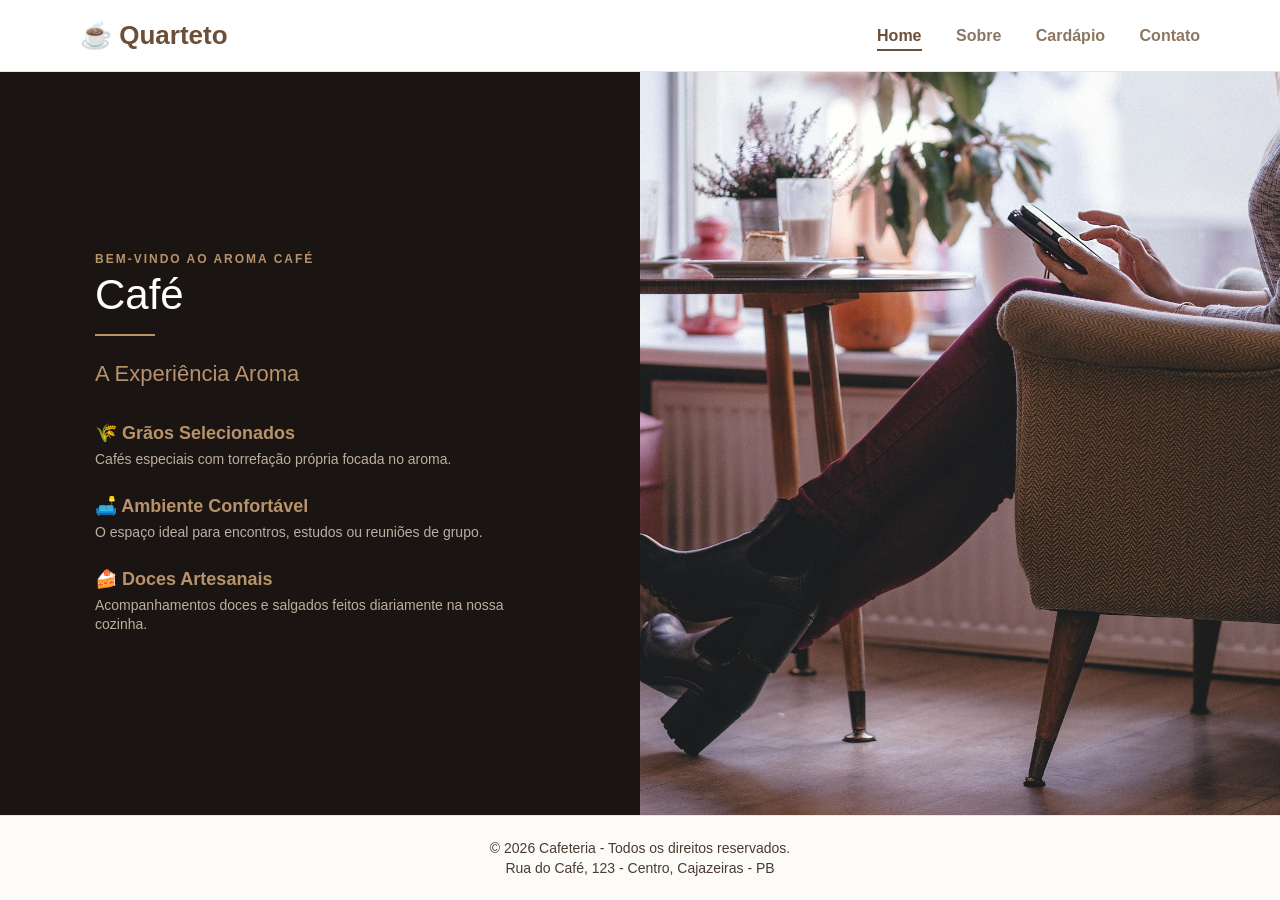
<file: index.html>
<!DOCTYPE html>
<html lang="pt-BR">
<head>
    <meta charset="UTF-8">
    <meta name="viewport" content="width=device-width, initial-scale=1.0">
    <title>Home - Quarteto</title>
    <link rel="stylesheet" href="css/HomeStyle.css">
    <link rel="icon" type="image/jpeg" href="img/favicon.jpeg">
</head>
<body>
<header>
    <div class="logo">☕ Quarteto </div>
    <nav>
        <a href="index.html" class="ativo">Home</a>
        <a href="sobre.html">Sobre</a>
        <a href="cardapio.html">Cardápio</a>
        <a href="contato.html">Contato</a>
    </nav>
</header>
<main class="tela-dividida">
    <section class="lado-conteudo">
        <div class="conteudo-home">
            <span class="destaque">BEM-VINDO AO AROMA CAFÉ</span>
            <h1>Café</h1>
            <div class="divisor-menu"></div>    
            <h2 class="subtitulo-home">A Experiência Aroma</h2>
            <div class="lista-diferenciais">
                <div class="diferencial-item">
                    <h3>🌾 Grãos Selecionados</h3>
                    <p>Cafés especiais com torrefação própria focada no aroma.</p>
                </div>
                <div class="diferencial-item">
                    <h3>🛋️ Ambiente Confortável</h3>
                    <p>O espaço ideal para encontros, estudos ou reuniões de grupo.</p>
                </div>
                <div class="diferencial-item">
                    <h3>🍰 Doces Artesanais</h3>
                    <p>Acompanhamentos doces e salgados feitos diariamente na nossa cozinha.</p>
                </div>
            </div>
        </div>
    </section>
    <section class="lado-imagem-home">
    </section>
</main>
<footer class="rodape">
   <p>© 2026 Cafeteria - Todos os direitos reservados.</p>
  <p class="endereco">Rua do Café, 123 - Centro, Cajazeiras - PB</p>
</footer>
</body>

</html>
</file>
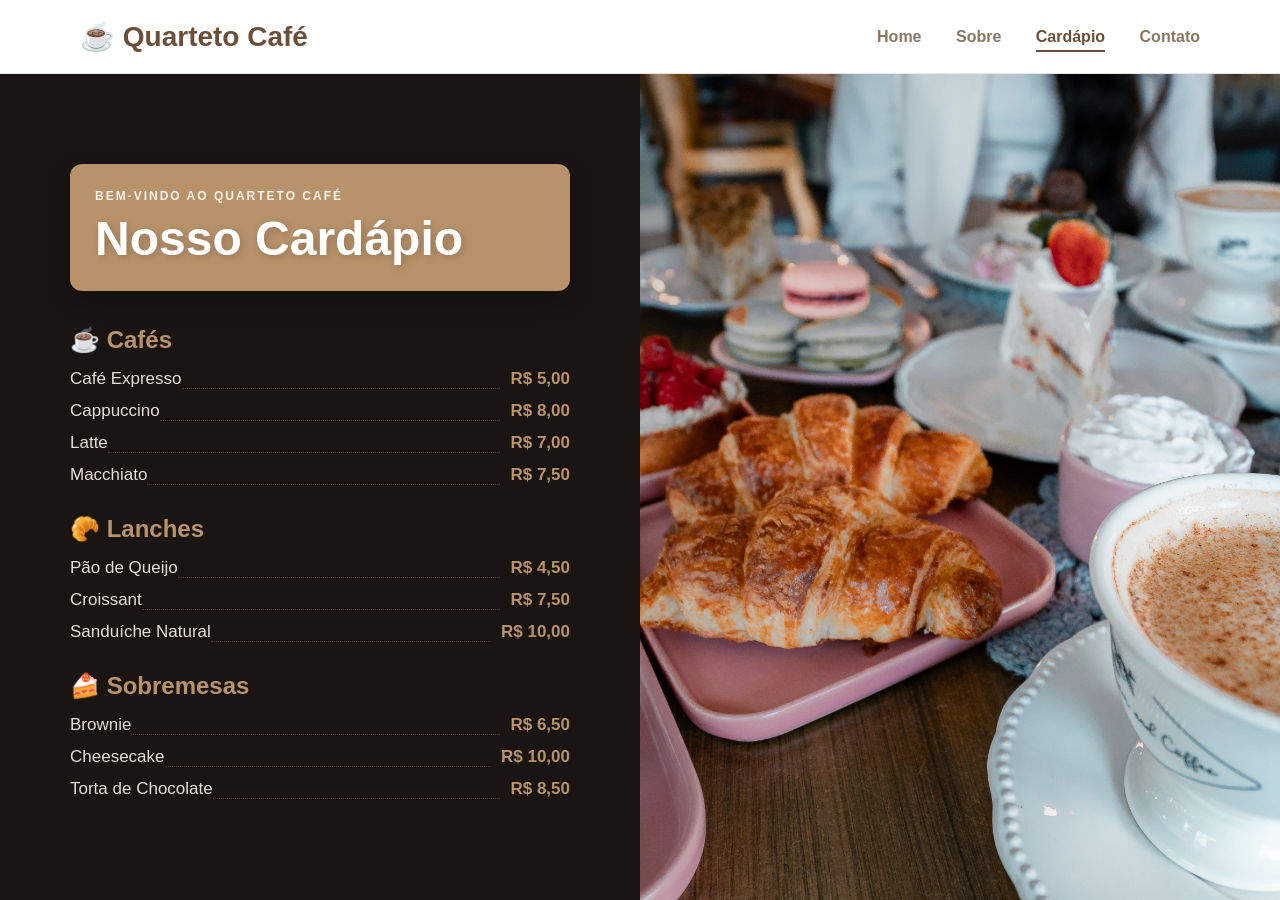
<file: cardapio.html>
<!DOCTYPE html>
<html lang="pt-BR">
<head>
    <meta charset="UTF-8">
    <meta name="viewport" content="width=device-width, initial-scale=1.0">
    <title>Cardápio - Quarteto Café</title>
    <link rel="stylesheet" href="css/CardapioStyle.css">
    <link rel="icon" type="image/jpeg" href="img/favicon.jpeg">
</head>
<body>

<header>
    <div class="logo">
        ☕ Quarteto Café
    </div>

    <nav>
        <a href="index.html">Home</a>
        <a href="sobre.html">Sobre</a>
        <a href="cardapio.html" class="ativo">Cardápio</a>
        <a href="contato.html">Contato</a>
    </nav>
</header>

<main class="tela-dividida">

    <section class="lado-cardapio">

        <div class="conteudo-cardapio">

            <div class="cabecalho-cardapio">

                <span class="destaque">
                    BEM-VINDO AO QUARTETO CAFÉ
                </span>

                <h1>Nosso Cardápio</h1>

            </div>

            <h2>☕ Cafés</h2>

            <div class="item">
                <span class="nome">Café Expresso</span>
                <span class="linha-pontilhada"></span>
                <span class="preco">R$ 5,00</span>
            </div>

            <div class="item">
                <span class="nome">Cappuccino</span>
                <span class="linha-pontilhada"></span>
                <span class="preco">R$ 8,00</span>
            </div>

            <div class="item">
                <span class="nome">Latte</span>
                <span class="linha-pontilhada"></span>
                <span class="preco">R$ 7,00</span>
            </div>

            <div class="item">
                <span class="nome">Macchiato</span>
                <span class="linha-pontilhada"></span>
                <span class="preco">R$ 7,50</span>
            </div>

            <h2>🥐 Lanches</h2>

            <div class="item">
                <span class="nome">Pão de Queijo</span>
                <span class="linha-pontilhada"></span>
                <span class="preco">R$ 4,50</span>
            </div>

            <div class="item">
                <span class="nome">Croissant</span>
                <span class="linha-pontilhada"></span>
                <span class="preco">R$ 7,50</span>
            </div>

            <div class="item">
                <span class="nome">Sanduíche Natural</span>
                <span class="linha-pontilhada"></span>
                <span class="preco">R$ 10,00</span>
            </div>

            <h2>🍰 Sobremesas</h2>

            <div class="item">
                <span class="nome">Brownie</span>
                <span class="linha-pontilhada"></span>
                <span class="preco">R$ 6,50</span>
            </div>

            <div class="item">
                <span class="nome">Cheesecake</span>
                <span class="linha-pontilhada"></span>
                <span class="preco">R$ 10,00</span>
            </div>

            <div class="item">
                <span class="nome">Torta de Chocolate</span>
                <span class="linha-pontilhada"></span>
                <span class="preco">R$ 8,50</span>
            </div>

        </div>

    </section>

    <section class="lado-imagem"></section>

</main>

</body>
</html>
</file>
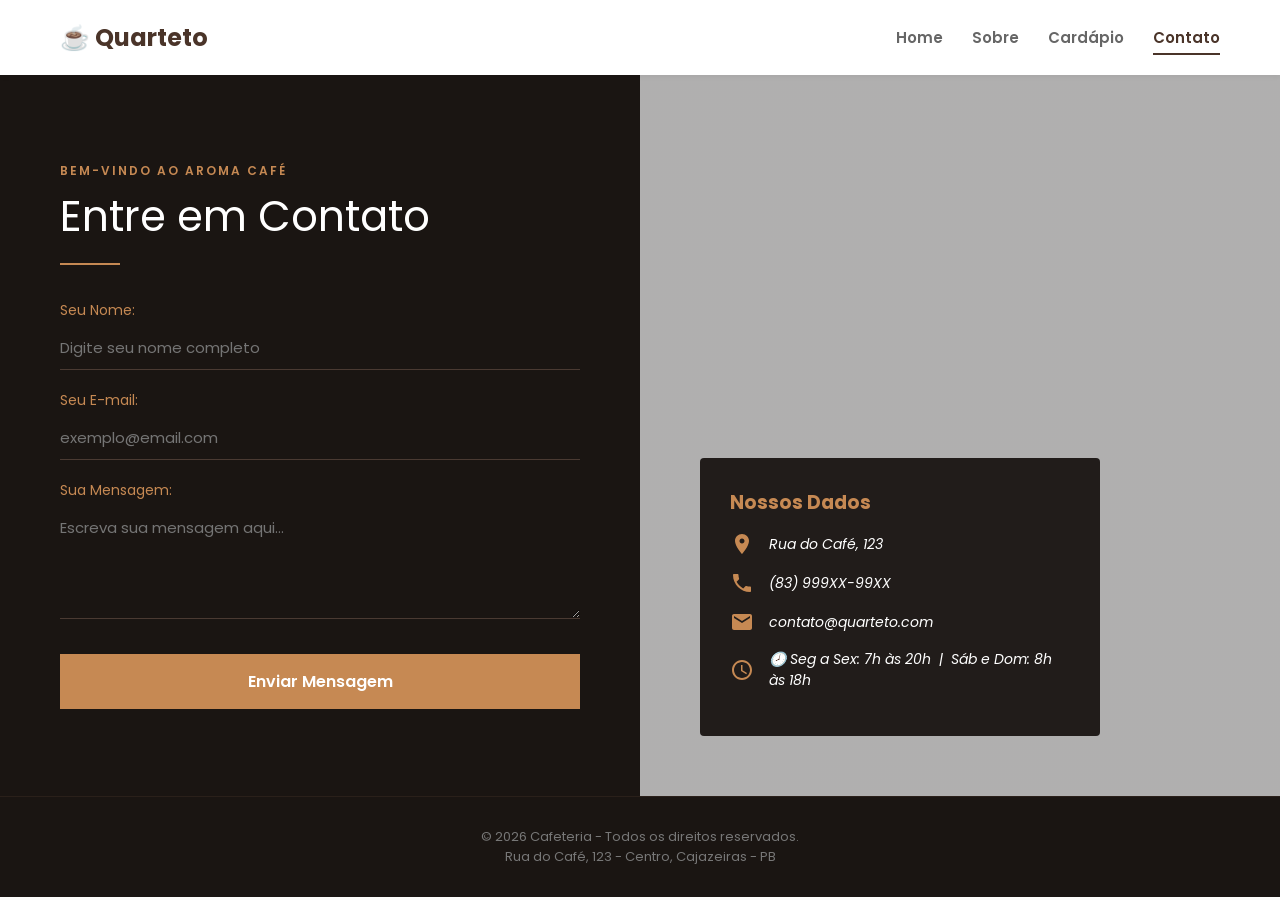
<file: contato.html>
<!DOCTYPE html>
<html lang="pt-BR">
<head>
    <meta charset="UTF-8">
    <meta name="viewport" content="width=device-width, initial-scale=1.0">
    <title>Contato - Cafeteria Quarteto</title>
    <link rel="preconnect" href="https://fonts.googleapis.com">
    <link rel="preconnect" href="https://fonts.gstatic.com" crossorigin>
    <link href="https://fonts.googleapis.com/css2?family=Poppins:wght@300;400;600;700&display=swap" rel="stylesheet">
    <link rel="stylesheet" href="css/style.css">
    <link rel="icon" type="image/jpeg" href="img/favicon.jpeg">
</head>
<body>
    <header class="cabecalho">
        <div class="cabecalho-container">
            <h1 class="logo">☕ Quarteto</h1>
            <nav class="menu">
                <a href="index.html">Home</a>
                <a href="sobre.html">Sobre</a>
                <a href="cardapio.html">Cardápio</a>
                <a href="contato.html" class="ativo">Contato</a>
            </nav>
        </div>
    </header>

    <main class="conteudo-principal">
        <section class="contato-container">
            <div class="coluna-esquerda">
                <div class="contato-titulo">
                    <p class="subtitulo">BEM-VINDO AO AROMA CAFÉ</p>
                    <h2>Entre em Contato</h2>
                    <hr class="linha-decorativa">
                </div>

                <form action="/enviar-mensagem" method="POST" class="formulario-contato">
                    <div class="campo-grupo">
                        <label for="nome">Seu Nome:</label>
                        <input type="text" id="nome" name="nome" placeholder="Digite seu nome completo" required autocomplete="name">
                    </div>

                    <div class="campo-grupo">
                        <label for="email">Seu E-mail:</label>
                        <input type="email" id="email" name="email" placeholder="exemplo@email.com" required autocomplete="email">
                    </div>

                    <div class="campo-grupo">
                        <label for="mensagem">Sua Mensagem:</label>
                        <textarea id="mensagem" name="mensagem" rows="4" placeholder="Escreva sua mensagem aqui..." required></textarea>
                    </div>

                    <button type="submit" class="botao-enviar">
                        <span>Enviar Mensagem</span>
                    </button>
                </form>
            </div>

            <div class="coluna-direita">
                <div class="informacoes">
                    <h3>Nossos Dados</h3>
                    <address>
                        <ul>
                            <li>
                                <svg viewBox="0 0 24 24" width="24" height="24" aria-hidden="true"><path fill="currentColor" d="M12 2C8.13 2 5 5.13 5 9c0 5.25 7 13 7 13s7-7.75 7-13c0-3.87-3.13-7-7-7zm0 9.5c-1.38 0-2.5-1.12-2.5-2.5s1.12-2.5 2.5-2.5 2.5 1.12 2.5 2.5-1.12 2.5-2.5 2.5z"/></svg>
                                <span>Rua do Café, 123</span>
                            </li>
                            <li>
                                <svg viewBox="0 0 24 24" width="24" height="24" aria-hidden="true"><path fill="currentColor" d="M6.62 10.79c1.44 2.83 3.76 5.14 6.59 6.59l2.2-2.2c.27-.27.67-.36 1.02-.24 1.12.37 2.33.57 3.57.57.55 0 1 .45 1 1V20c0 .55-.45 1-1 1-9.39 0-17-7.61-17-17 0-.55.45-1 1-1h3.5c.55 0 1 .45 1 1 0 1.25.2 2.45.57 3.57.11.35.03.74-.25 1.02l-2.2 2.2z"/></svg>
                                <a href="tel:5583999999999">(83) 999XX-99XX</a>
                            </li>
                            <li>
                                <svg viewBox="0 0 24 24" width="24" height="24" aria-hidden="true"><path fill="currentColor" d="M20 4H4c-1.1 0-1.99.9-1.99 2L2 18c0 1.1.9 2 2 2h16c1.1 0 2-.9 2-2V6c0-1.1-.9-2-2-2zm0 4l-8 5-8-5V6l8 5 8-5v2z"/></svg>
                                <a href="mailto:contato@quarteto.com">contato@quarteto.com</a>
                            </li>
                            <li>
                                <svg viewBox="0 0 24 24" width="24" height="24" aria-hidden="true"><path fill="currentColor" d="M11.99 2C6.47 2 2 6.48 2 12s4.47 10 9.99 10C17.52 22 22 17.52 22 12S17.52 2 11.99 2zM12 20c-4.42 0-8-3.58-8-8s3.58-8 8-8 8 3.58 8 8-3.58 8-8 8zm.5-13H11v6l5.25 3.15.75-1.23-4.5-2.67z"/></svg>
                                <span>🕗 Seg a Sex: 7h às 20h &nbsp;|&nbsp; Sáb e Dom: 8h às 18h</span>
                            </li>
                        </ul>
                    </address>
                </div>
            </div>
        </section>
    </main>

    <footer class="rodape-cafeteria">
        <p>© 2026 Cafeteria - Todos os direitos reservados.</p>
  <p class="endereco">Rua do Café, 123 - Centro, Cajazeiras - PB</p>
    </footer>
</body>
</html>
</file>
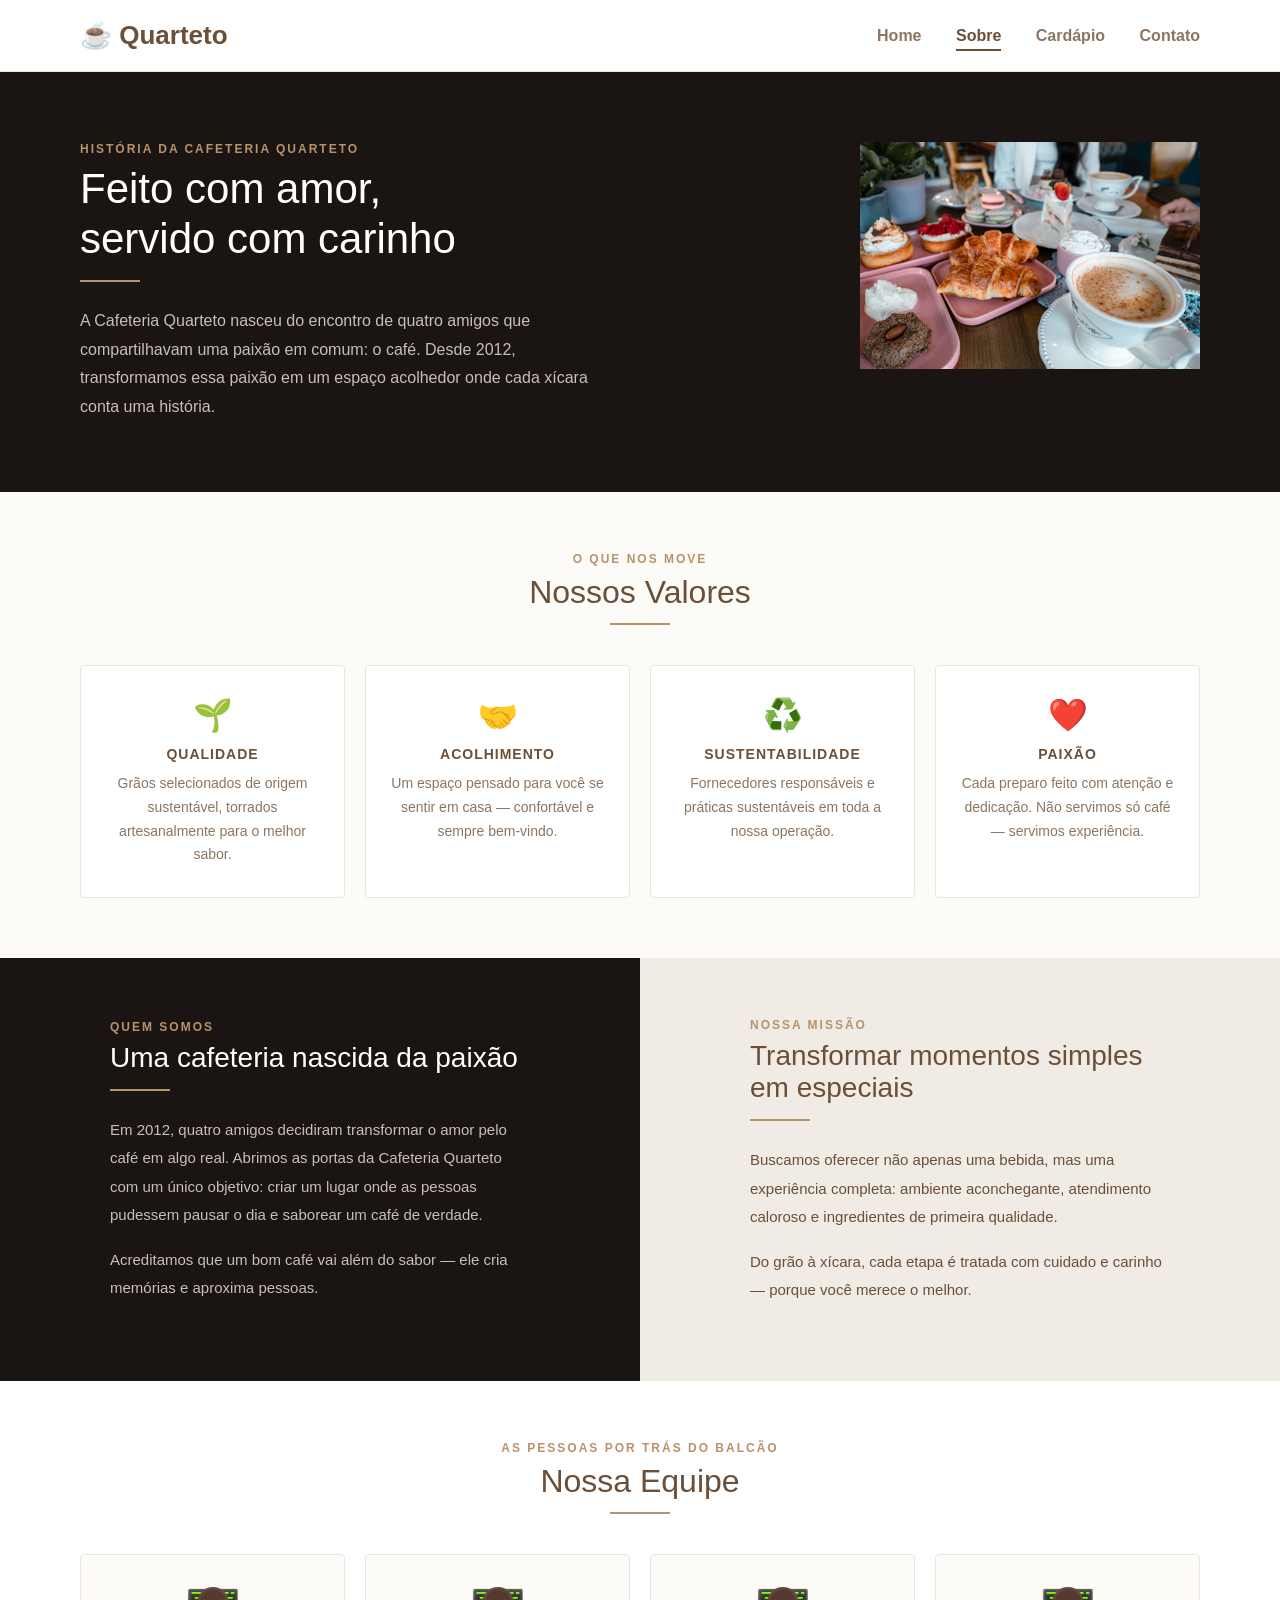
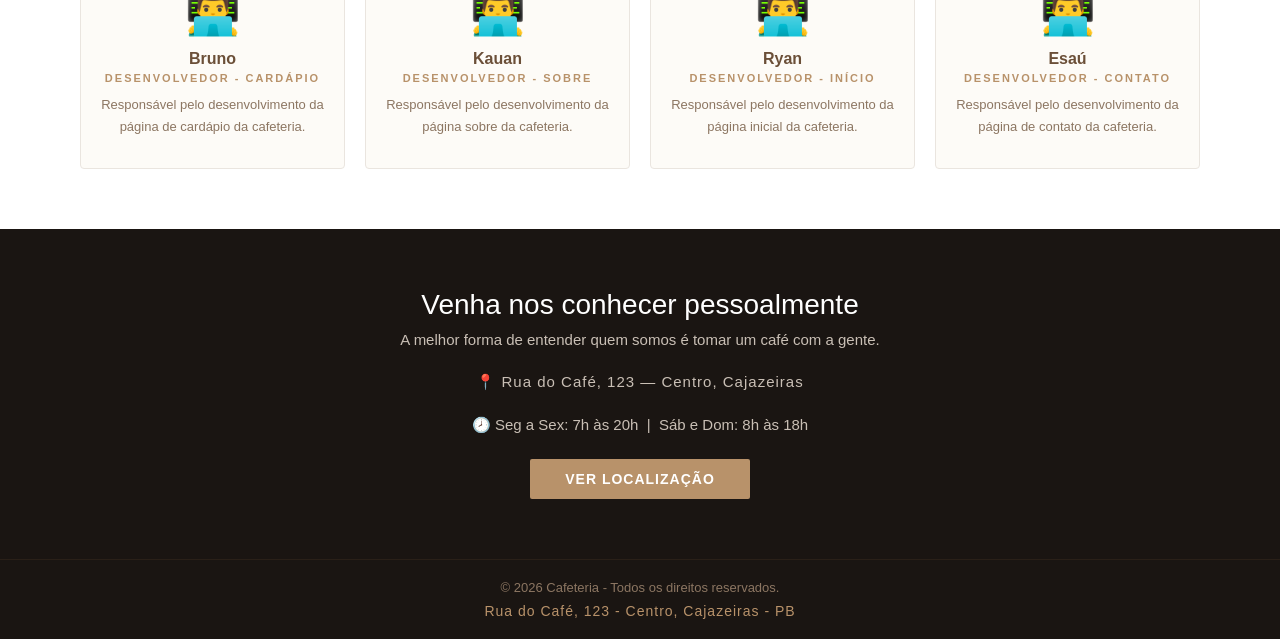
<file: sobre.html>
<!DOCTYPE html>
<html lang="pt-BR">
<head>
    <meta charset="UTF-8">
    <meta name="viewport" content="width=device-width, initial-scale=1.0">
    <title>Sobre | Cafeteria Quarteto</title>
    <link rel="stylesheet" href="css/SobreStyle.css">
    <link rel="icon" type="image/jpeg" href="img/favicon.jpeg">
</head>
<body>

<header>
    <div class="logo">☕ Quarteto</div>
    <nav>
        <a href="index.html">Home</a>
        <a href="sobre.html" class="ativo">Sobre</a>
        <a href="cardapio.html">Cardápio</a>
        <a href="contato.html">Contato</a>
    </nav>
</header>

<!-- HERO -->
<section class="hero-sobre">
    <div class="hero-texto">
        <span class="destaque">HISTÓRIA DA CAFETERIA QUARTETO</span>
        <h1>Feito com amor,<br>servido com carinho</h1>
        <div class="divisor-menu"></div>
        <p>A Cafeteria Quarteto nasceu do encontro de quatro amigos que compartilhavam uma paixão em comum: o café. Desde 2012, transformamos essa paixão em um espaço acolhedor onde cada xícara conta uma história.</p>
    </div>
    <div class="hero-img">
        <img src="img/cafe.jpg" alt="Xícara de café e lanches servidos sobre uma mesa">
    </div>
</section>

<!-- VALORES -->
<section class="secao-valores">
    <div class="secao-titulo">
        <span class="destaque">O QUE NOS MOVE</span>
        <h2>Nossos Valores</h2>
        <div class="divisor-centro"></div>
    </div>
    <div class="cards-valores">
        <div class="card-valor">
            <div class="icone-card">🌱</div>
            <h3>QUALIDADE</h3>
            <p>Grãos selecionados de origem sustentável, torrados artesanalmente para o melhor sabor.</p>
        </div>
        <div class="card-valor">
            <div class="icone-card">🤝</div>
            <h3>ACOLHIMENTO</h3>
            <p>Um espaço pensado para você se sentir em casa — confortável e sempre bem-vindo.</p>
        </div>
        <div class="card-valor">
            <div class="icone-card">♻️</div>
            <h3>SUSTENTABILIDADE</h3>
            <p>Fornecedores responsáveis e práticas sustentáveis em toda a nossa operação.</p>
        </div>
        <div class="card-valor">
            <div class="icone-card">❤️</div>
            <h3>PAIXÃO</h3>
            <p>Cada preparo feito com atenção e dedicação. Não servimos só café — servimos experiência.</p>
        </div>
    </div>
</section>

<!-- HISTÓRIA - tela dividida -->
<div class="tela-dividida">
    <section class="lado-escuro">
        <div class="conteudo-lado">
            <span class="destaque">QUEM SOMOS</span>
            <h2>Uma cafeteria nascida da paixão</h2>
            <div class="divisor-menu"></div>
            <p>Em 2012, quatro amigos decidiram transformar o amor pelo café em algo real. Abrimos as portas da Cafeteria Quarteto com um único objetivo: criar um lugar onde as pessoas pudessem pausar o dia e saborear um café de verdade.</p>
            <p>Acreditamos que um bom café vai além do sabor — ele cria memórias e aproxima pessoas.</p>
        </div>
    </section>
    <section class="lado-claro">
        <div class="conteudo-lado-claro">
            <span class="destaque">NOSSA MISSÃO</span>
            <h2>Transformar momentos simples em especiais</h2>
            <div class="divisor-menu"></div>
            <p>Buscamos oferecer não apenas uma bebida, mas uma experiência completa: ambiente aconchegante, atendimento caloroso e ingredientes de primeira qualidade.</p>
            <p>Do grão à xícara, cada etapa é tratada com cuidado e carinho — porque você merece o melhor.</p>
        </div>
    </section>
</div>

<!-- EQUIPE -->
<section class="secao-equipe">
    <div class="secao-titulo">
        <span class="destaque">AS PESSOAS POR TRÁS DO BALCÃO</span>
        <h2>Nossa Equipe</h2>
        <div class="divisor-centro"></div>
    </div>
    <div class="cards-equipe">
       <div class="card-membro">
    <div class="avatar-membro">👨‍💻</div>
    <h3>Bruno</h3>
    <p class="cargo">Desenvolvedor - Cardápio</p>
    <p>Responsável pelo desenvolvimento da página de cardápio da cafeteria.</p>
</div>
<div class="card-membro">
    <div class="avatar-membro">👨‍💻</div>
    <h3>Kauan</h3>
    <p class="cargo">Desenvolvedor - Sobre</p>
    <p>Responsável pelo desenvolvimento da página sobre da cafeteria.</p>
</div>
<div class="card-membro">
    <div class="avatar-membro">👨‍💻</div>
    <h3>Ryan</h3>
    <p class="cargo">Desenvolvedor - Início</p>
    <p>Responsável pelo desenvolvimento da página inicial da cafeteria.</p>
</div>
<div class="card-membro">
    <div class="avatar-membro">👨‍💻</div>
    <h3>Esaú</h3>
    <p class="cargo">Desenvolvedor - Contato</p>
    <p>Responsável pelo desenvolvimento da página de contato da cafeteria.</p>
        </div>
    </div>
</section>

<!-- CTA -->
<section class="cta">
    <h2>Venha nos conhecer pessoalmente</h2>
    <p>A melhor forma de entender quem somos é tomar um café com a gente.</p>
    <p class="endereco">📍 Rua do Café, 123 — Centro, Cajazeiras</p>
    <p class="horario">🕗 Seg a Sex: 7h às 20h &nbsp;|&nbsp; Sáb e Dom: 8h às 18h</p>
    <a href="contato.html" class="btn-cta">VER LOCALIZAÇÃO</a>
</section>

<footer>
    <p>© 2026 Cafeteria - Todos os direitos reservados.</p>
  <p class="endereco">Rua do Café, 123 - Centro, Cajazeiras - PB</p>
</footer>

</body>
</html>
</file>
<file: css/HomeStyle.css>
* {
    margin: 0;
    padding: 0;
    box-sizing: border-box;
}

body {
    font-family: Arial, sans-serif;
    background-color: #fdfbf7;
    color: #4a3b32;
    min-height: 100vh;
    display: flex;
    flex-direction: column;
}

header {
    display: flex;
    justify-content: space-between;
    align-items: center;
    padding: 20px 80px;
    background-color: #ffffff;
    border-bottom: 1px solid #eae5df;

    position: sticky;
    top: 0;
    z-index: 1000;

}

.logo {
    color: #6b4f38;
    font-size: 26px;
    font-weight: bold;

}

nav a {
    color: #8c7662;
    text-decoration: none;
    margin-left: 30px;
    font-size: 16px;
    font-weight: 600;
    padding-bottom: 5px;

}

nav a:hover, .ativo {
    color: #6b4f38;
    border-bottom: 2px solid #6b4f38;

}

.tela-dividida {
    display: flex;
    flex: 1; 

}

.lado-conteudo {
    width: 50%;
    background-color: #1a1512; 
    color: #ffffff;
    display: flex;
    justify-content: center;
    align-items: center;
    padding: 60px 20px;

}

.conteudo-home {
    width: 100%;
    max-width: 450px;

}

.destaque {
    color: #b8926a;
    font-weight: bold;
    letter-spacing: 2px;
    font-size: 12px;
    display: block;
    margin-bottom: 5px;

}

h1 {
    font-size: 42px;
    color: #ffffff;
    font-weight: 500;

}

.divisor-menu {
    width: 60px;
    height: 2px;
    background-color: #b8926a;
    margin: 15px 0 25px 0;

}

.subtitulo-home {
    color: #b8926a;
    font-size: 22px;
    font-weight: normal;
    margin-bottom: 35px;

}

.lista-diferenciais {
    display: flex;
    flex-direction: column;
    gap: 25px;

}

.diferencial-item h3 {
    color: #b8926a;
    font-size: 18px;
    margin-bottom: 6px;

}

.diferencial-item p {
    color: #bdae9f;
    font-size: 14px;
    line-height: 1.4;

}

.lado-imagem-home {
    width: 50%;
    background-image: url('../img/cafe-fundo.jpg');
    background-size: cover;
    background-position: center; 
    background-repeat: no-repeat;

}

.rodape {
    background-color: #fdfbf7;
    color: #4a3b32;
    text-align: center;
    padding: 20px;
    font-size: 14px;
    border-top: 1px solid #eae5df;

}

.rodape p {
    margin: 4px 0;

}

@media (max-width: 768px) {

    header {
        flex-direction: column;
        padding: 20px;
        gap: 15px;

    }

    nav a {
        margin: 0 10px;

    }

    .tela-dividida {
        flex-direction: column;

    }

    .lado-conteudo, .lado-imagem-home {
        width: 100%;

    }

    .lado-imagem-home {
        height: 350px;

    }

}
</file>
<file: css/CardapioStyle.css>
/* RESET */

*{
    margin:0;
    padding:0;
    box-sizing:border-box;
}

body{
    font-family:Arial, sans-serif;
    background-color:#fdfbf7;
    color:#4a3b32;
    min-height:100vh;
    display:flex;
    flex-direction:column;
}

/* HEADER */

header{
    display:flex;
    justify-content:space-between;
    align-items:center;

    padding:20px 80px;

    background-color:white;

    border-bottom:1px solid #eae5df;

    position: sticky;
    top: 0;
    z-index: 1000;
}

.logo{
    color:#6b4f38;
    font-size:28px;
    font-weight:bold;
}

nav a{
    color:#8c7662;
    text-decoration:none;
    margin-left:30px;
    font-size:16px;
    font-weight:600;
    padding-bottom:5px;
}

nav a:hover,
.ativo{
    color:#6b4f38;
    border-bottom:2px solid #6b4f38;
}

/* LAYOUT */

.tela-dividida{
    display:flex;
    flex:1;
}

/* LADO ESQUERDO */

.lado-cardapio{
    width:50%;

    background-color:#1a1512;

    color:white;

    display:flex;
    justify-content:center;
    align-items:center;

    padding:60px 30px;
}

.conteudo-cardapio{
    width:100%;
    max-width:500px;
}

/* CAIXA DO TÍTULO */

.cabecalho-cardapio{
    background-color:#b8926a;

    padding:25px;

    border-radius:12px;

    margin-bottom:35px;

    box-shadow:
    0 10px 25px rgba(0,0,0,.25);
}

.destaque{
    color:#f8f1e8;

    font-size:12px;

    letter-spacing:2px;

    font-weight:bold;

    display:block;

    margin-bottom:8px;
}

h1{
    font-size:48px;

    color:white;

    text-shadow:
    2px 2px 8px rgba(0,0,0,.2);
}

/* CATEGORIAS */

.conteudo-cardapio h2{
    color:#b8926a;

    font-size:24px;

    margin-top:30px;

    margin-bottom:15px;
}

/* ITENS */

.item{
    display:table;

    width:100%;

    margin-bottom:12px;

    font-size:17px;

    transition:0.3s;
}

.item:hover{
    transform:translateX(8px);

    background-color:
    rgba(255,255,255,.03);
}

.nome{
    display:table-cell;

    white-space:nowrap;

    color:#e5dfda;
}

.linha-pontilhada{
    display:table-cell;

    width:100%;

    border-bottom:1px dotted #4a3b32;
}

.preco{
    display:table-cell;

    white-space:nowrap;

    padding-left:10px;

    color:#b8926a;

    font-weight:bold;
}

/* IMAGEM */

.lado-imagem{
    width:50%;

    background-image:url('../img/cafe.jpg');

    background-size:cover;

    background-position:center;

    position:relative;
}

.lado-imagem::before{
    content:"";

    position:absolute;

    top:0;
    left:0;

    width:100%;
    height:100%;

    background:
    linear-gradient(
        to left,
        transparent,
        rgba(0,0,0,.15)
    );
}

/* RESPONSIVO */

@media(max-width:900px){

    .tela-dividida{
        flex-direction:column;
    }

    .lado-cardapio,
    .lado-imagem{
        width:100%;
    }

    .lado-imagem{
        min-height:400px;
    }

    header{
        flex-direction:column;
        gap:15px;
    }

    nav{
        display:flex;
        gap:20px;
    }
}
</file>
<file: css/style.css>
* {
    margin: 0;
    padding: 0;
    box-sizing: border-box;
    font-family: 'Poppins', sans-serif;
}

body {
    background-color: #fcfbfa;
    color: #333;
}


.cabecalho {
    background-color: #ffffff;
    padding: 20px 0;
    box-shadow: 0 2px 5px rgba(0,0,0,0.05);
     position: sticky;
    top: 0;
    z-index: 1000;
}

.cabecalho-container {
    max-width: 1200px;
    margin: 0 auto;
    display: flex;
    justify-content: space-between;
    align-items: center;
    padding: 0 20px;
}

.logo {
    font-size: 24px;
    color: #4a3429;
    font-weight: 700;
}

.menu a {
    text-decoration: none;
    color: #666;
    margin-left: 25px;
    font-weight: 600;
    font-size: 15px;
    transition: color 0.3s;
    padding-bottom: 5px;
}

.menu a:hover, .menu a.ativo {
    color: #4a3429;
    border-bottom: 2px solid #4a3429; /* Linha marrom embaixo do link ativo */
}

.contato-container {
    display: flex;
    min-height: calc(100vh - 79px - 100px); /* Ocupa a tela inteira tirando header/footer */
    flex-wrap: wrap;
}


.coluna-esquerda {
    flex: 1;
    min-width: 450px;
    background-color: #1a1512; /* Tom escuro de fundo do cardapio */
    padding: 60px;
    display: flex;
    flex-direction: column;
    justify-content: center;
}


.coluna-direita {
    flex: 1;
    min-width: 450px;
    background: linear-gradient(rgba(0,0,0,0.3), rgba(0,0,0,0.3)), url('https://images.unsplash.com/photo-1509042239860-f550ce710b93?q=80&w=1000') no-repeat center center/cover;
    padding: 60px;
    display: flex;
    align-items: flex-end;
}

.subtitulo {
    color: #c68953; 
    font-size: 12px;
    letter-spacing: 2px;
    font-weight: 600;
    margin-bottom: 5px;
}

.contato-titulo h2 {
    color: #ffffff;
    font-size: 42px;
    font-weight: 400;
}

.linha-decorativa {
    width: 60px;
    border: 1px solid #c68953;
    margin: 15px 0 35px 0;
}

/* Formulário */
.formulario-contato {
    display: flex;
    flex-direction: column;
    gap: 20px;
}

.campo-grupo {
    display: flex;
    flex-direction: column;
    gap: 5px;
}

.campo-grupo label {
    color: #c68953;
    font-size: 14px;
}

.campo-grupo input, .campo-grupo textarea {
    background-color: transparent;
    border: none;
    border-bottom: 1px solid #4a3a32;
    padding: 10px 0;
    color: #ffffff;
    font-size: 15px;
    outline: none;
    transition: border-color 0.3s;
}

.campo-grupo input:focus, .campo-grupo textarea:focus {
    border-bottom: 1px solid #c68953;
}

.botao-enviar {
    background-color: #c68953;
    color: #ffffff;
    border: none;
    padding: 15px;
    font-size: 16px;
    font-weight: 600;
    cursor: pointer;
    margin-top: 15px;
    transition: background-color 0.3s;
}

.botao-enviar:hover {
    background-color: #a46f40;
}

.informacoes {
    background-color: rgba(26, 21, 18, 0.95);
    padding: 30px;
    border-radius: 4px;
    width: 100%;
    max-width: 400px;
    color: #ffffff;
}

.informacoes h3 {
    color: #c68953;
    margin-bottom: 15px;
}

.informacoes ul {
    list-style: none;
}

.informacoes li {
    display: flex;
    align-items: center;
    gap: 15px;
    margin-bottom: 15px;
    font-size: 14px;
}

.informacoes svg {
    color: #c68953;
    flex-shrink: 0;
}

.informacoes a {
    color: #ffffff;
    text-decoration: none;
}

.informacoes a:hover {
    text-decoration: underline;
}


.rodape-cafeteria {
    background-color: #1a1512;
    color: #777;
    text-align: center;
    padding: 30px 20px;
    font-size: 13px;
    border-top: 1px solid #2a201a;
}

.tradicao {
    margin-bottom: 8px;
}
</file>
<file: css/SobreStyle.css>
/* CONFIGURAÇÕES GERAIS */
* {
    margin: 0;
    padding: 0;
    box-sizing: border-box;
}

body {
    font-family: Arial, sans-serif;
    background-color: #fdfbf7;
    color: #4a3b32;
    min-height: 100vh;
    display: flex;
    flex-direction: column;
}

/* HEADER / MENU DE NAVEGAÇÃO */
header {
    display: flex;
    justify-content: space-between;
    align-items: center;
    padding: 20px 80px;
    background-color: #ffffff;
    border-bottom: 1px solid #eae5df;

    position: sticky;
    top: 0;
    z-index: 1000;
}

.logo {
    color: #6b4f38;
    font-size: 26px;
    font-weight: bold;
}

nav a {
    color: #8c7662;
    text-decoration: none;
    margin-left: 30px;
    font-size: 16px;
    font-weight: 600;
    padding-bottom: 5px;
}

nav a:hover, .ativo {
    color: #6b4f38;
    border-bottom: 2px solid #6b4f38;
}

/* HERO */
.hero-sobre {
    background-color: #1a1512;
    padding: 70px 80px;
    display: flex;
    align-items: center;
    justify-content: space-between;
    gap: 40px;
}

.hero-texto {
    max-width: 520px;
}

.destaque {
    color: #b8926a;
    font-weight: bold;
    letter-spacing: 2px;
    font-size: 12px;
    display: block;
    margin-bottom: 8px;
}

.hero-sobre h1 {
    font-size: 42px;
    color: #ffffff;
    font-weight: 500;
    line-height: 1.2;
    margin-bottom: 15px;
}

.divisor-menu {
    width: 60px;
    height: 2px;
    background-color: #b8926a;
    margin: 15px 0 25px 0;
}

.hero-sobre p {
    color: #c9bfb5;
    font-size: 16px;
    line-height: 1.8;
}

.hero-img {
    width: 340px;
    min-height: 280px;
    flex-shrink: 0;
    border-radius: 4px;
    overflow: hidden;
}

.hero-img img {
    width: 100%;
    height: 100%;
    object-fit: cover;
}

/* SEÇÃO VALORES */
.secao-valores {
    padding: 60px 80px;
    background-color: #fdfbf7;
}

.secao-titulo {
    text-align: center;
    margin-bottom: 40px;
}

.secao-titulo h2 {
    font-size: 32px;
    color: #6b4f38;
    font-weight: 500;
}

.divisor-centro {
    width: 60px;
    height: 2px;
    background-color: #b8926a;
    margin: 12px auto 0;
}

.cards-valores {
    display: grid;
    grid-template-columns: repeat(4, 1fr);
    gap: 20px;
}

.card-valor {
    background: #ffffff;
    border: 1px solid #eae5df;
    border-radius: 4px;
    padding: 30px 20px;
    text-align: center;
    transition: transform 0.2s, box-shadow 0.2s;
}

.card-valor:hover {
    transform: translateY(-4px);
    box-shadow: 0 8px 24px rgba(107, 79, 56, 0.1);
}

.icone-card {
    font-size: 2rem;
    margin-bottom: 12px;
}

.card-valor h3 {
    color: #6b4f38;
    font-size: 14px;
    font-weight: 700;
    margin-bottom: 10px;
    letter-spacing: 1px;
}

.card-valor p {
    color: #8c7662;
    font-size: 14px;
    line-height: 1.7;
}

/* TELA DIVIDIDA - HISTÓRIA */
.tela-dividida {
    display: flex;
    min-height: 400px;
}

.lado-escuro {
    width: 50%;
    background-color: #1a1512;
    color: #ffffff;
    display: flex;
    justify-content: center;
    align-items: center;
    padding: 60px 50px;
}

.conteudo-lado {
    width: 100%;
    max-width: 420px;
}

.conteudo-lado h2 {
    font-size: 28px;
    color: #ffffff;
    font-weight: 500;
    margin-bottom: 15px;
}

.conteudo-lado p {
    color: #c9bfb5;
    font-size: 15px;
    line-height: 1.9;
    margin-bottom: 16px;
}

.lado-claro {
    width: 50%;
    background-color: #f0ebe4;
    display: flex;
    justify-content: center;
    align-items: center;
    padding: 60px 50px;
}

.conteudo-lado-claro {
    width: 100%;
    max-width: 420px;
}

.conteudo-lado-claro h2 {
    font-size: 28px;
    color: #6b4f38;
    font-weight: 500;
    margin-bottom: 15px;
}

.conteudo-lado-claro p {
    color: #6b4f38;
    font-size: 15px;
    line-height: 1.9;
    margin-bottom: 16px;
}

/* EQUIPE */
.secao-equipe {
    padding: 60px 80px;
    background-color: #ffffff;
}

.cards-equipe {
    display: grid;
    grid-template-columns: repeat(4, 1fr);
    gap: 20px;
    margin-top: 10px;
}

.card-membro {
    text-align: center;
    padding: 30px 15px;
    border: 1px solid #eae5df;
    border-radius: 4px;
    background: #fdfbf7;
    transition: transform 0.2s;
}

.card-membro:hover {
    transform: translateY(-4px);
}

.avatar-membro {
    font-size: 2.8rem;
    margin-bottom: 12px;
}

.card-membro h3 {
    color: #6b4f38;
    font-size: 16px;
    font-weight: 700;
    margin-bottom: 4px;
}

.cargo {
    color: #b8926a;
    font-size: 11px;
    font-weight: bold;
    text-transform: uppercase;
    letter-spacing: 2px;
    margin-bottom: 10px;
    display: block;
}

.card-membro p:last-child {
    color: #8c7662;
    font-size: 13px;
    line-height: 1.7;
}

/* CTA */
.cta {
    background-color: #1a1512;
    padding: 60px 80px;
    text-align: center;
}

.cta h2 {
    color: #ffffff;
    font-size: 28px;
    font-weight: 500;
    margin-bottom: 10px;
}

.cta p {
    color: #c9bfb5;
    font-size: 15px;
    margin-bottom: 25px;
}

.btn-cta {
    display: inline-block;
    background-color: #b8926a;
    color: #ffffff;
    padding: 12px 35px;
    text-decoration: none;
    font-weight: bold;
    font-size: 14px;
    letter-spacing: 1px;
    border-radius: 2px;
    transition: background 0.2s;
}

.btn-cta:hover {
    background-color: #9a7555;
}

/* FOOTER */
footer {
    background-color: #1a1512;
    color: #8c7662;
    text-align: center;
    padding: 20px;
    font-size: 13px;
    border-top: 1px solid #2a2018;
}

.endereco {
    color: #b8926a;
    font-size: 14px;
    margin-top: 8px;
    letter-spacing: 1px;
}

@media (max-width: 768px) {
    header {
        flex-direction: column;
        padding: 20px;
        gap: 15px;
    }

    nav a {
        margin-left: 15px;
    }

    .hero-sobre {
        flex-direction: column;
        padding: 40px 20px;
        text-align: center;
    }

    .hero-img {
        width: 100%;
    }

    .cards-valores {
        grid-template-columns: repeat(2, 1fr);
    }

    .tela-dividida {
        flex-direction: column;
    }

    .lado-escuro, .lado-claro {
        width: 100%;
        padding: 40px 20px;
    }

    .cards-equipe {
        grid-template-columns: repeat(2, 1fr);
    }

    .secao-valores, .secao-equipe, .cta {
        padding: 40px 20px;
    }
}
@media (max-width: 480px) {
    .cards-valores, .cards-equipe {
        grid-template-columns: 1fr;
    }

    .hero-sobre h1 {
        font-size: 28px;
    }
}
</file>
